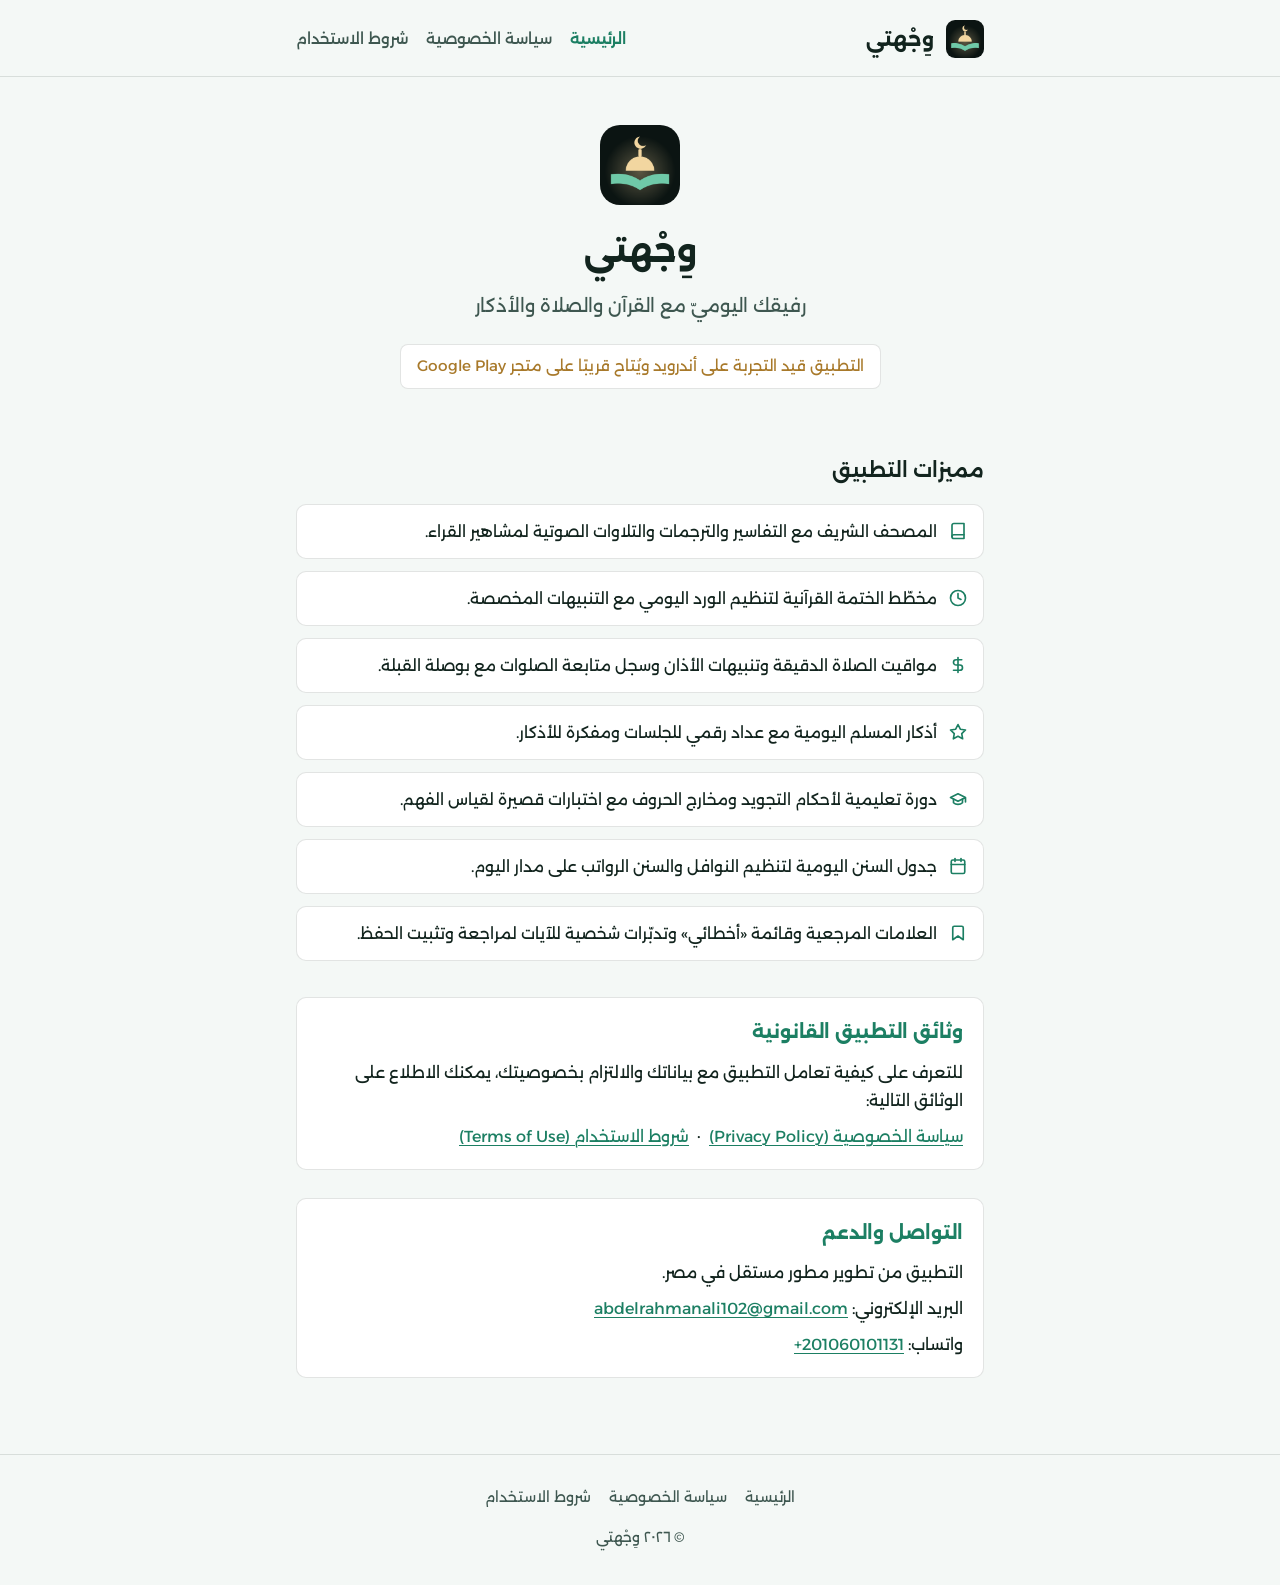
<file: index.html>
<!doctype html>
<html lang="ar" dir="rtl">
<head>
  <meta charset="utf-8">
  <meta name="viewport" content="width=device-width, initial-scale=1.0">
  <title>وِجْهتي — رفيقك اليوميّ مع القرآن والصلاة والأذكار</title>
  <link rel="icon" href="icon.png" type="image/png">
  <link rel="stylesheet" href="style.css">
</head>
<body>
  <header class="site-header">
    <div class="container header-content">
      <a href="index.html" class="brand">
        <img src="icon.png" alt="أيقونة وِجْهتي" class="brand-icon">
        <span>وِجْهتي</span>
      </a>
      <nav aria-label="التنقل الرئيسي">
        <ul class="nav-links">
          <li><a href="index.html" class="nav-link active">الرئيسية</a></li>
          <li><a href="privacy.html" class="nav-link">سياسة الخصوصية</a></li>
          <li><a href="terms.html" class="nav-link">شروط الاستخدام</a></li>
        </ul>
      </nav>
    </div>
  </header>

  <main class="main-content">
    <div class="container">
      <section class="hero">
        <img src="icon.png" alt="شعار تطبيق وِجْهتي" class="hero-icon">
        <h1 class="hero-title">وِجْهتي</h1>
        <p class="hero-tagline">رفيقك اليوميّ مع القرآن والصلاة والأذكار</p>
        <div class="status-badge">
          التطبيق قيد التجربة على أندرويد ويُتاح قريبًا على متجر Google Play
        </div>
      </section>

      <section aria-labelledby="features-heading">
        <h2 id="features-heading" class="features-title">مميزات التطبيق</h2>
        <ul class="features-list">
          <li class="feature-item">
            <span class="feature-bullet" aria-hidden="true">
              <svg width="18" height="18" viewBox="0 0 24 24" fill="none" stroke="currentColor" stroke-width="2.2" stroke-linecap="round" stroke-linejoin="round">
                <path d="M4 19.5A2.5 2.5 0 0 1 6.5 17H20"></path>
                <path d="M6.5 2H20v20H6.5A2.5 2.5 0 0 1 4 19.5v-15A2.5 2.5 0 0 1 6.5 2z"></path>
              </svg>
            </span>
            <span class="feature-text">المصحف الشريف مع التفاسير والترجمات والتلاوات الصوتية لمشاهير القراء.</span>
          </li>
          <li class="feature-item">
            <span class="feature-bullet" aria-hidden="true">
              <svg width="18" height="18" viewBox="0 0 24 24" fill="none" stroke="currentColor" stroke-width="2.2" stroke-linecap="round" stroke-linejoin="round">
                <circle cx="12" cy="12" r="10"></circle>
                <polyline points="12 6 12 12 16 14"></polyline>
              </svg>
            </span>
            <span class="feature-text">مخطّط الختمة القرآنية لتنظيم الورد اليومي مع التنبيهات المخصصة.</span>
          </li>
          <li class="feature-item">
            <span class="feature-bullet" aria-hidden="true">
              <svg width="18" height="18" viewBox="0 0 24 24" fill="none" stroke="currentColor" stroke-width="2.2" stroke-linecap="round" stroke-linejoin="round">
                <path d="M12 2v20M17 5H9.5a3.5 3.5 0 0 0 0 7h5a3.5 3.5 0 0 1 0 7H6"></path>
              </svg>
            </span>
            <span class="feature-text">مواقيت الصلاة الدقيقة وتنبيهات الأذان وسجل متابعة الصلوات مع بوصلة القبلة.</span>
          </li>
          <li class="feature-item">
            <span class="feature-bullet" aria-hidden="true">
              <svg width="18" height="18" viewBox="0 0 24 24" fill="none" stroke="currentColor" stroke-width="2.2" stroke-linecap="round" stroke-linejoin="round">
                <path d="M12 2l3.09 6.26L22 9.27l-5 4.87 1.18 6.88L12 17.77l-6.18 3.25L7 14.14 2 9.27l6.91-1.01L12 2z"></path>
              </svg>
            </span>
            <span class="feature-text">أذكار المسلم اليومية مع عداد رقمي للجلسات ومفكرة للأذكار.</span>
          </li>
          <li class="feature-item">
            <span class="feature-bullet" aria-hidden="true">
              <svg width="18" height="18" viewBox="0 0 24 24" fill="none" stroke="currentColor" stroke-width="2.2" stroke-linecap="round" stroke-linejoin="round">
                <path d="M22 10v6M2 10l10-5 10 5-10 5z"></path>
                <path d="M6 12v5c3 3 9 3 12 0v-5"></path>
              </svg>
            </span>
            <span class="feature-text">دورة تعليمية لأحكام التجويد ومخارج الحروف مع اختبارات قصيرة لقياس الفهم.</span>
          </li>
          <li class="feature-item">
            <span class="feature-bullet" aria-hidden="true">
              <svg width="18" height="18" viewBox="0 0 24 24" fill="none" stroke="currentColor" stroke-width="2.2" stroke-linecap="round" stroke-linejoin="round">
                <rect x="3" y="4" width="18" height="18" rx="2" ry="2"></rect>
                <line x1="16" y1="2" x2="16" y2="6"></line>
                <line x1="8" y1="2" x2="8" y2="6"></line>
                <line x1="3" y1="10" x2="21" y2="10"></line>
              </svg>
            </span>
            <span class="feature-text">جدول السنن اليومية لتنظيم النوافل والسنن الرواتب على مدار اليوم.</span>
          </li>
          <li class="feature-item">
            <span class="feature-bullet" aria-hidden="true">
              <svg width="18" height="18" viewBox="0 0 24 24" fill="none" stroke="currentColor" stroke-width="2.2" stroke-linecap="round" stroke-linejoin="round">
                <path d="M19 21l-7-5-7 5V5a2 2 0 0 1 2-2h10a2 2 0 0 1 2 2z"></path>
              </svg>
            </span>
            <span class="feature-text">العلامات المرجعية وقائمة «أخطائي» وتدبّرات شخصية للآيات لمراجعة وتثبيت الحفظ.</span>
          </li>
        </ul>
      </section>

      <div class="card-box">
        <h3>وثائق التطبيق القانونية</h3>
        <p>للتعرف على كيفية تعامل التطبيق مع بياناتك والالتزام بخصوصيتك، يمكنك الاطلاع على الوثائق التالية:</p>
        <p>
          <a href="privacy.html">سياسة الخصوصية (Privacy Policy)</a> &nbsp;·&nbsp; 
          <a href="terms.html">شروط الاستخدام (Terms of Use)</a>
        </p>
      </div>

      <div class="card-box">
        <h3>التواصل والدعم</h3>
        <p>التطبيق من تطوير مطور مستقل في مصر.</p>
        <p>البريد الإلكتروني: <a href="mailto:abdelrahmanali102@gmail.com">abdelrahmanali102@gmail.com</a></p>
        <p>واتساب: <a href="https://wa.me/201060101131" dir="ltr">+201060101131</a></p>
      </div>
    </div>
  </main>

  <footer class="site-footer">
    <div class="container footer-content">
      <ul class="footer-links">
        <li><a href="index.html" class="footer-link">الرئيسية</a></li>
        <li><a href="privacy.html" class="footer-link">سياسة الخصوصية</a></li>
        <li><a href="terms.html" class="footer-link">شروط الاستخدام</a></li>
      </ul>
      <p class="copyright">© ٢٠٢٦ وِجْهتي</p>
    </div>
  </footer>
</body>
</html>
</file>
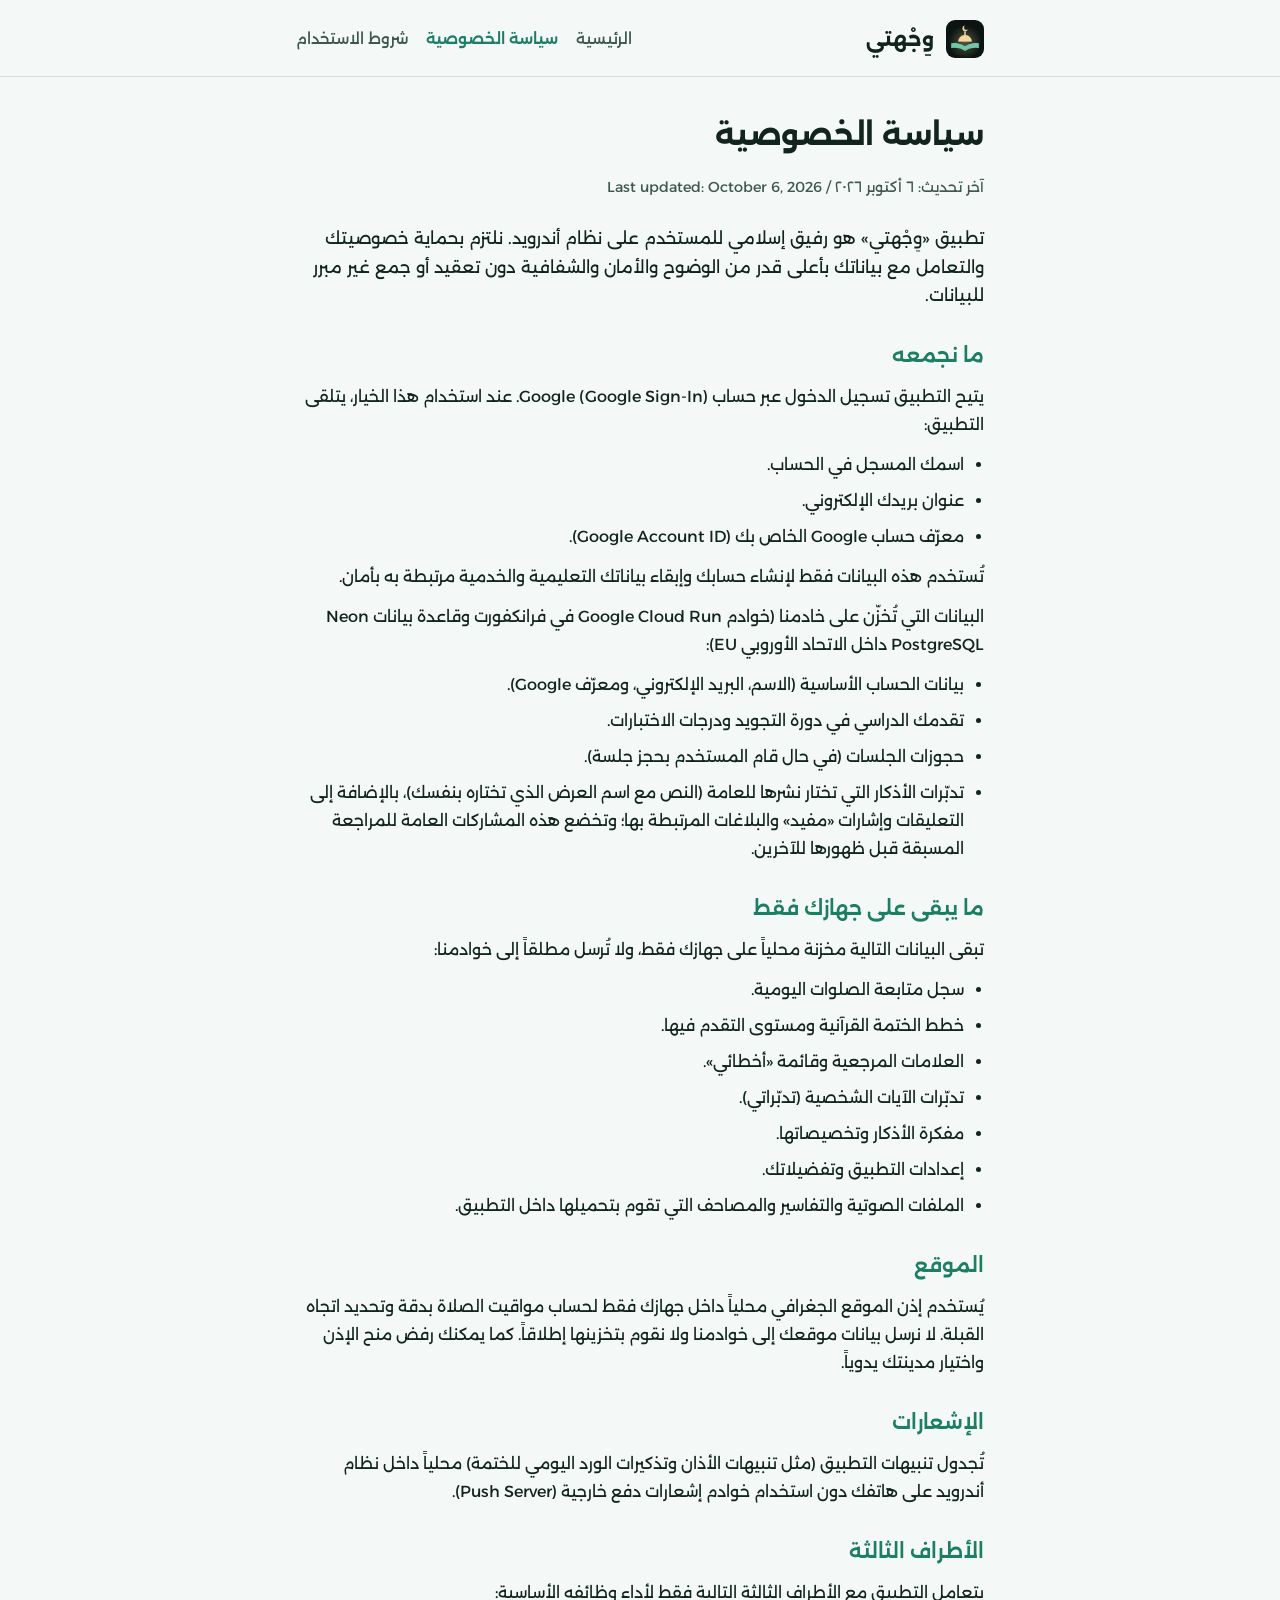
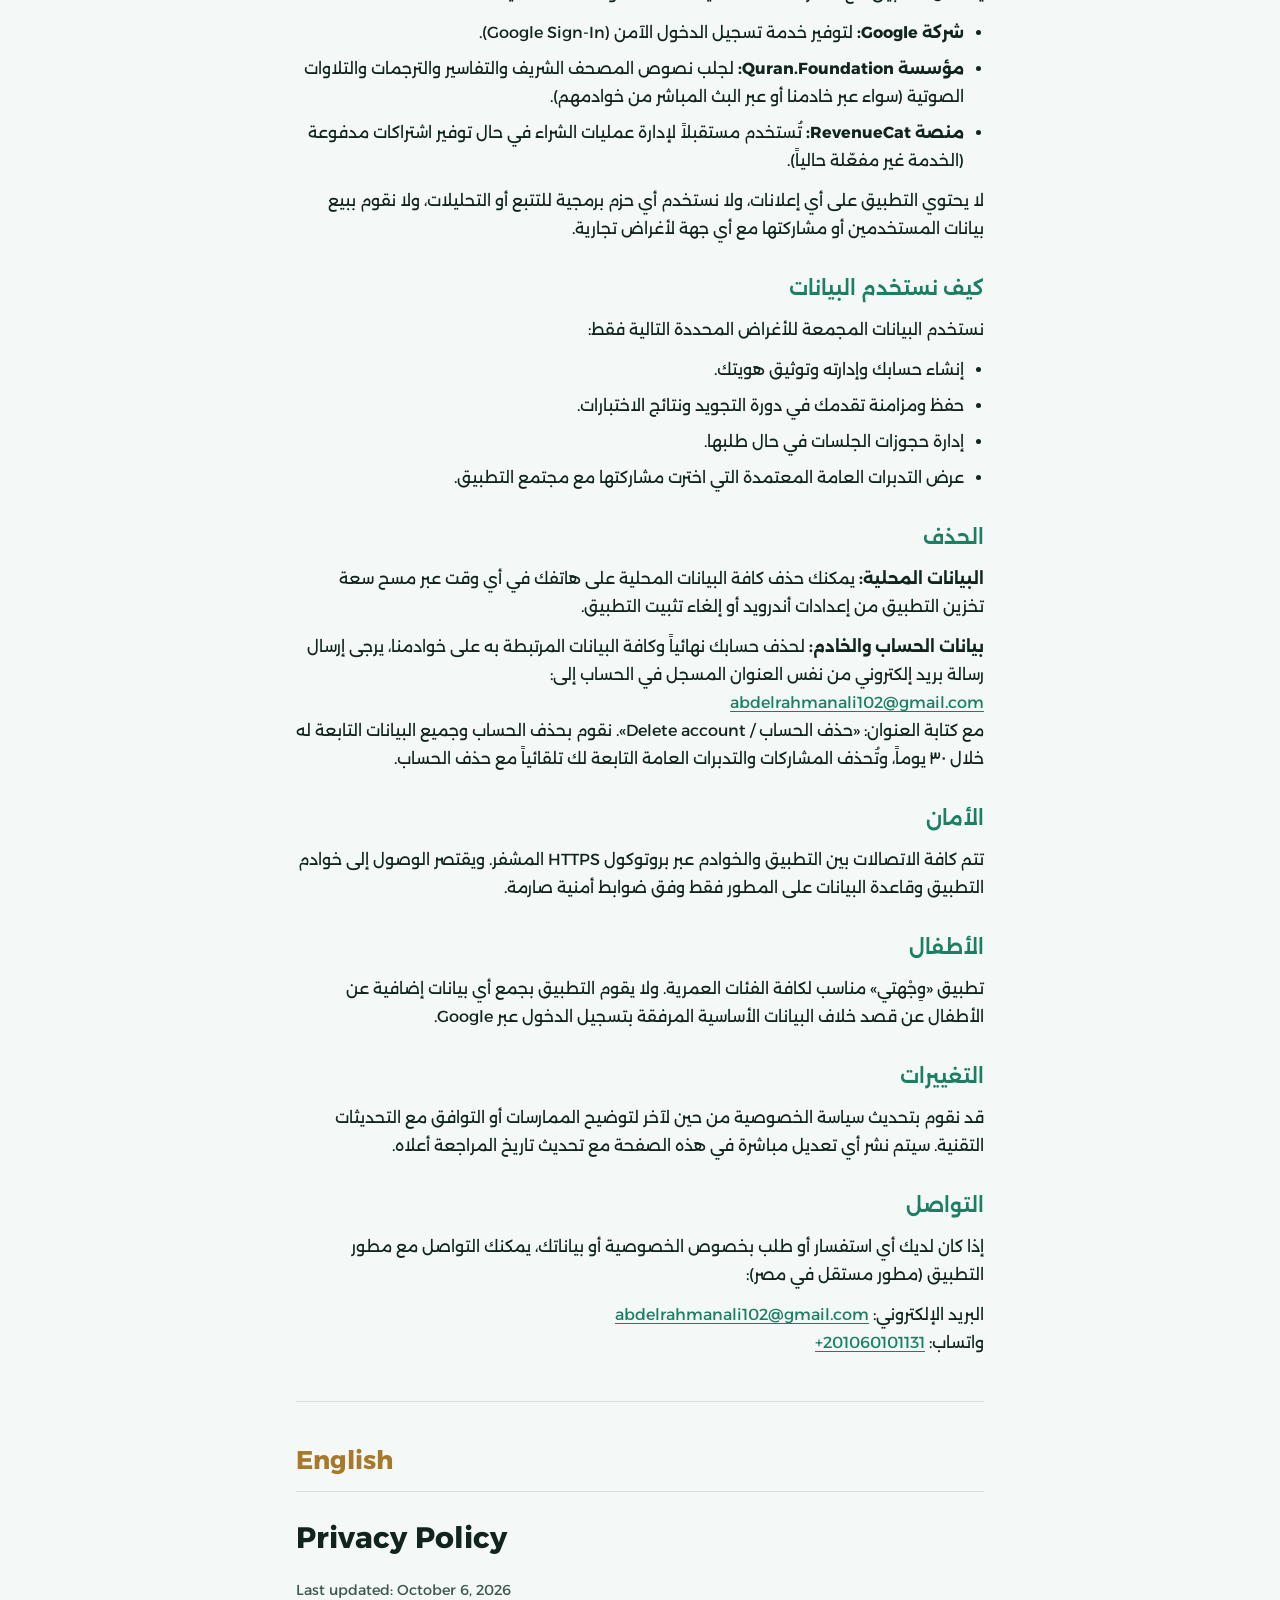
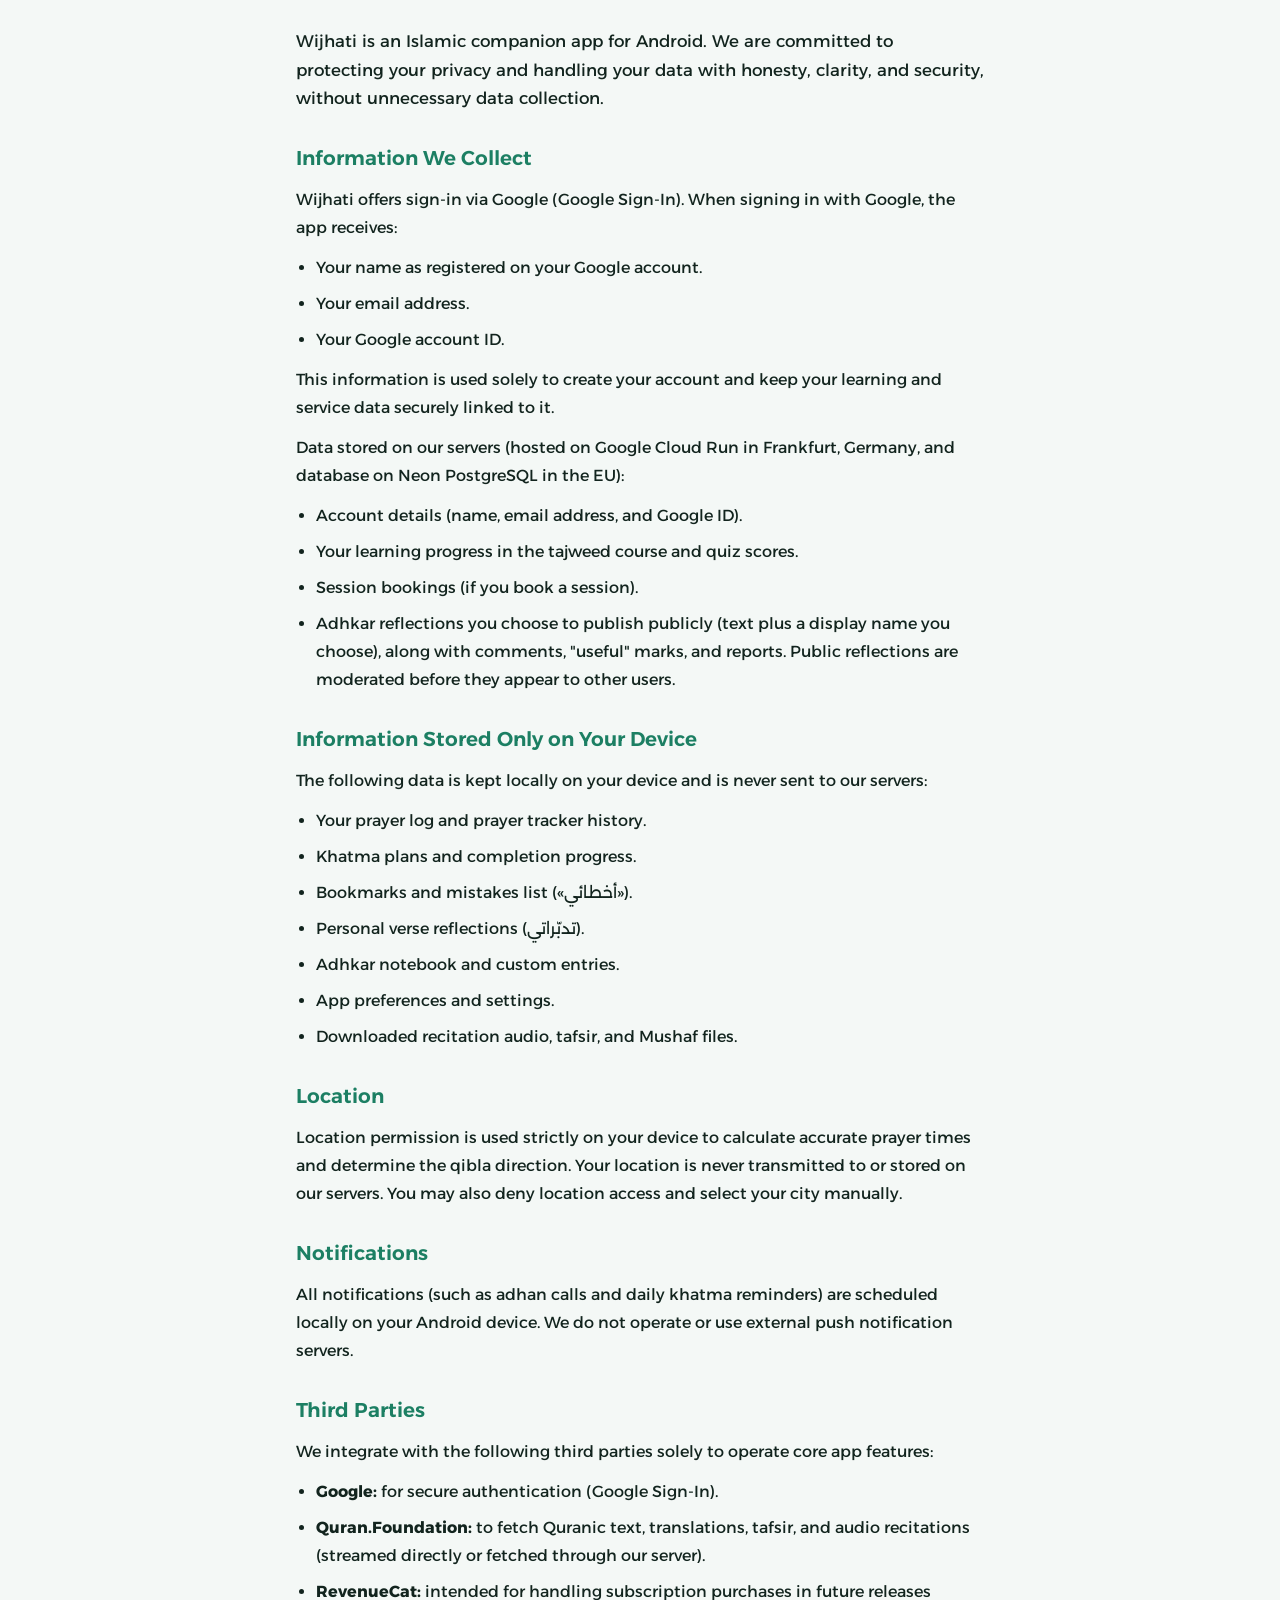
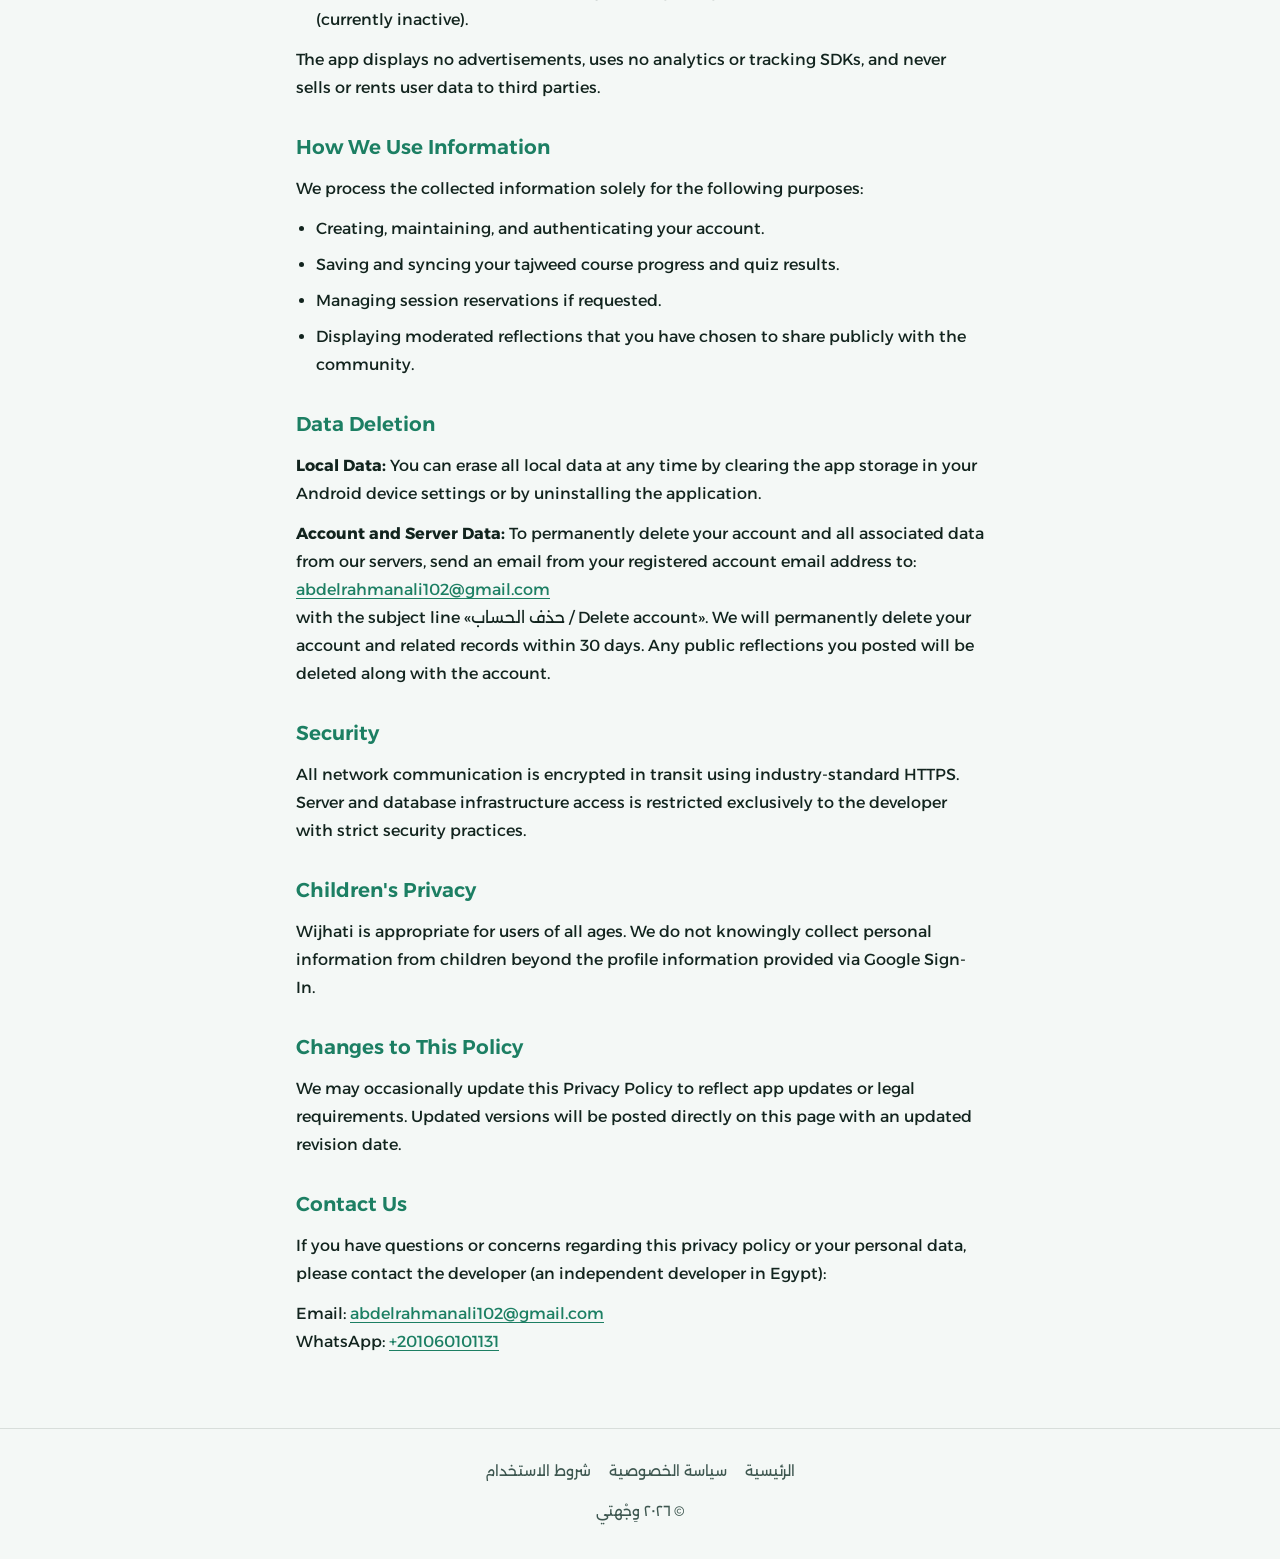
<file: privacy.html>
<!doctype html>
<html lang="ar" dir="rtl">
<head>
  <meta charset="utf-8">
  <meta name="viewport" content="width=device-width, initial-scale=1.0">
  <title>سياسة الخصوصية — وِجْهتي</title>
  <link rel="icon" href="icon.png" type="image/png">
  <link rel="stylesheet" href="style.css">
</head>
<body>
  <header class="site-header">
    <div class="container header-content">
      <a href="index.html" class="brand">
        <img src="icon.png" alt="أيقونة وِجْهتي" class="brand-icon">
        <span>وِجْهتي</span>
      </a>
      <nav aria-label="التنقل الرئيسي">
        <ul class="nav-links">
          <li><a href="index.html" class="nav-link">الرئيسية</a></li>
          <li><a href="privacy.html" class="nav-link active">سياسة الخصوصية</a></li>
          <li><a href="terms.html" class="nav-link">شروط الاستخدام</a></li>
        </ul>
      </nav>
    </div>
  </header>

  <main class="main-content">
    <div class="container">
      <!-- النسخة العربية -->
      <article>
        <h1 class="page-title">سياسة الخصوصية</h1>
        <p class="meta-date">آخر تحديث: ٦ أكتوبر ٢٠٢٦ / Last updated: October 6, 2026</p>

        <p class="lead-text">
          تطبيق «وِجْهتي» هو رفيق إسلامي للمستخدم على نظام أندرويد. نلتزم بحماية خصوصيتك والتعامل مع بياناتك بأعلى قدر من الوضوح والأمان والشفافية دون تعقيد أو جمع غير مبرر للبيانات.
        </p>

        <section class="doc-section">
          <h2>ما نجمعه</h2>
          <p>
            يتيح التطبيق تسجيل الدخول عبر حساب Google (Google Sign-In). عند استخدام هذا الخيار، يتلقى التطبيق:
          </p>
          <ul>
            <li>اسمك المسجل في الحساب.</li>
            <li>عنوان بريدك الإلكتروني.</li>
            <li>معرّف حساب Google الخاص بك (Google Account ID).</li>
          </ul>
          <p>
            تُستخدم هذه البيانات فقط لإنشاء حسابك وإبقاء بياناتك التعليمية والخدمية مرتبطة به بأمان.
          </p>
          <p>
            البيانات التي تُخزّن على خادمنا (خوادم Google Cloud Run في فرانكفورت وقاعدة بيانات Neon PostgreSQL داخل الاتحاد الأوروبي EU):
          </p>
          <ul>
            <li>بيانات الحساب الأساسية (الاسم، البريد الإلكتروني، ومعرّف Google).</li>
            <li>تقدمك الدراسي في دورة التجويد ودرجات الاختبارات.</li>
            <li>حجوزات الجلسات (في حال قام المستخدم بحجز جلسة).</li>
            <li>تدبّرات الأذكار التي تختار نشرها للعامة (النص مع اسم العرض الذي تختاره بنفسك)، بالإضافة إلى التعليقات وإشارات «مفيد» والبلاغات المرتبطة بها؛ وتخضع هذه المشاركات العامة للمراجعة المسبقة قبل ظهورها للآخرين.</li>
          </ul>
        </section>

        <section class="doc-section">
          <h2>ما يبقى على جهازك فقط</h2>
          <p>
            تبقى البيانات التالية مخزنة محلياً على جهازك فقط، ولا تُرسل مطلقاً إلى خوادمنا:
          </p>
          <ul>
            <li>سجل متابعة الصلوات اليومية.</li>
            <li>خطط الختمة القرآنية ومستوى التقدم فيها.</li>
            <li>العلامات المرجعية وقائمة «أخطائي».</li>
            <li>تدبّرات الآيات الشخصية (تدبّراتي).</li>
            <li>مفكرة الأذكار وتخصيصاتها.</li>
            <li>إعدادات التطبيق وتفضيلاتك.</li>
            <li>الملفات الصوتية والتفاسير والمصاحف التي تقوم بتحميلها داخل التطبيق.</li>
          </ul>
        </section>

        <section class="doc-section">
          <h2>الموقع</h2>
          <p>
            يُستخدم إذن الموقع الجغرافي محلياً داخل جهازك فقط لحساب مواقيت الصلاة بدقة وتحديد اتجاه القبلة. لا نرسل بيانات موقعك إلى خوادمنا ولا نقوم بتخزينها إطلاقاً. كما يمكنك رفض منح الإذن واختيار مدينتك يدوياً.
          </p>
        </section>

        <section class="doc-section">
          <h2>الإشعارات</h2>
          <p>
            تُجدول تنبيهات التطبيق (مثل تنبيهات الأذان وتذكيرات الورد اليومي للختمة) محلياً داخل نظام أندرويد على هاتفك دون استخدام خوادم إشعارات دفع خارجية (Push Server).
          </p>
        </section>

        <section class="doc-section">
          <h2>الأطراف الثالثة</h2>
          <p>
            يتعامل التطبيق مع الأطراف الثالثة التالية فقط لأداء وظائفه الأساسية:
          </p>
          <ul>
            <li><strong>شركة Google:</strong> لتوفير خدمة تسجيل الدخول الآمن (Google Sign-In).</li>
            <li><strong>مؤسسة Quran.Foundation:</strong> لجلب نصوص المصحف الشريف والتفاسير والترجمات والتلاوات الصوتية (سواء عبر خادمنا أو عبر البث المباشر من خوادمهم).</li>
            <li><strong>منصة RevenueCat:</strong> تُستخدم مستقبلاً لإدارة عمليات الشراء في حال توفير اشتراكات مدفوعة (الخدمة غير مفعّلة حالياً).</li>
          </ul>
          <p>
            لا يحتوي التطبيق على أي إعلانات، ولا نستخدم أي حزم برمجية للتتبع أو التحليلات، ولا نقوم ببيع بيانات المستخدمين أو مشاركتها مع أي جهة لأغراض تجارية.
          </p>
        </section>

        <section class="doc-section">
          <h2>كيف نستخدم البيانات</h2>
          <p>
            نستخدم البيانات المجمعة للأغراض المحددة التالية فقط:
          </p>
          <ul>
            <li>إنشاء حسابك وإدارته وتوثيق هويتك.</li>
            <li>حفظ ومزامنة تقدمك في دورة التجويد ونتائج الاختبارات.</li>
            <li>إدارة حجوزات الجلسات في حال طلبها.</li>
            <li>عرض التدبرات العامة المعتمدة التي اخترت مشاركتها مع مجتمع التطبيق.</li>
          </ul>
        </section>

        <section class="doc-section">
          <h2>الحذف</h2>
          <p>
            <strong>البيانات المحلية:</strong> يمكنك حذف كافة البيانات المحلية على هاتفك في أي وقت عبر مسح سعة تخزين التطبيق من إعدادات أندرويد أو إلغاء تثبيت التطبيق.
          </p>
          <p>
            <strong>بيانات الحساب والخادم:</strong> لحذف حسابك نهائياً وكافة البيانات المرتبطة به على خوادمنا، يرجى إرسال رسالة بريد إلكتروني من نفس العنوان المسجل في الحساب إلى:
            <br>
            <a href="mailto:abdelrahmanali102@gmail.com">abdelrahmanali102@gmail.com</a>
            <br>
            مع كتابة العنوان: «حذف الحساب / Delete account». نقوم بحذف الحساب وجميع البيانات التابعة له خلال ٣٠ يوماً، وتُحذف المشاركات والتدبرات العامة التابعة لك تلقائياً مع حذف الحساب.
          </p>
        </section>

        <section class="doc-section">
          <h2>الأمان</h2>
          <p>
            تتم كافة الاتصالات بين التطبيق والخوادم عبر بروتوكول HTTPS المشفر. ويقتصر الوصول إلى خوادم التطبيق وقاعدة البيانات على المطور فقط وفق ضوابط أمنية صارمة.
          </p>
        </section>

        <section class="doc-section">
          <h2>الأطفال</h2>
          <p>
            تطبيق «وِجْهتي» مناسب لكافة الفئات العمرية. ولا يقوم التطبيق بجمع أي بيانات إضافية عن الأطفال عن قصد خلاف البيانات الأساسية المرفقة بتسجيل الدخول عبر Google.
          </p>
        </section>

        <section class="doc-section">
          <h2>التغييرات</h2>
          <p>
            قد نقوم بتحديث سياسة الخصوصية من حين لآخر لتوضيح الممارسات أو التوافق مع التحديثات التقنية. سيتم نشر أي تعديل مباشرة في هذه الصفحة مع تحديث تاريخ المراجعة أعلاه.
          </p>
        </section>

        <section class="doc-section">
          <h2>التواصل</h2>
          <p>
            إذا كان لديك أي استفسار أو طلب بخصوص الخصوصية أو بياناتك، يمكنك التواصل مع مطور التطبيق (مطور مستقل في مصر):
          </p>
          <p>
            البريد الإلكتروني: <a href="mailto:abdelrahmanali102@gmail.com">abdelrahmanali102@gmail.com</a>
            <br>
            واتساب: <a href="https://wa.me/201060101131" dir="ltr">+201060101131</a>
          </p>
        </section>
      </article>

      <hr class="divider">

      <!-- English Version -->
      <article class="english-section" dir="ltr" lang="en">
        <h2 class="lang-heading">English</h2>
        <h1 class="page-title">Privacy Policy</h1>
        <p class="meta-date">Last updated: October 6, 2026</p>

        <p class="lead-text">
          Wijhati is an Islamic companion app for Android. We are committed to protecting your privacy and handling your data with honesty, clarity, and security, without unnecessary data collection.
        </p>

        <section class="doc-section">
          <h2>Information We Collect</h2>
          <p>
            Wijhati offers sign-in via Google (Google Sign-In). When signing in with Google, the app receives:
          </p>
          <ul>
            <li>Your name as registered on your Google account.</li>
            <li>Your email address.</li>
            <li>Your Google account ID.</li>
          </ul>
          <p>
            This information is used solely to create your account and keep your learning and service data securely linked to it.
          </p>
          <p>
            Data stored on our servers (hosted on Google Cloud Run in Frankfurt, Germany, and database on Neon PostgreSQL in the EU):
          </p>
          <ul>
            <li>Account details (name, email address, and Google ID).</li>
            <li>Your learning progress in the tajweed course and quiz scores.</li>
            <li>Session bookings (if you book a session).</li>
            <li>Adhkar reflections you choose to publish publicly (text plus a display name you choose), along with comments, "useful" marks, and reports. Public reflections are moderated before they appear to other users.</li>
          </ul>
        </section>

        <section class="doc-section">
          <h2>Information Stored Only on Your Device</h2>
          <p>
            The following data is kept locally on your device and is never sent to our servers:
          </p>
          <ul>
            <li>Your prayer log and prayer tracker history.</li>
            <li>Khatma plans and completion progress.</li>
            <li>Bookmarks and mistakes list («أخطائي»).</li>
            <li>Personal verse reflections (تدبّراتي).</li>
            <li>Adhkar notebook and custom entries.</li>
            <li>App preferences and settings.</li>
            <li>Downloaded recitation audio, tafsir, and Mushaf files.</li>
          </ul>
        </section>

        <section class="doc-section">
          <h2>Location</h2>
          <p>
            Location permission is used strictly on your device to calculate accurate prayer times and determine the qibla direction. Your location is never transmitted to or stored on our servers. You may also deny location access and select your city manually.
          </p>
        </section>

        <section class="doc-section">
          <h2>Notifications</h2>
          <p>
            All notifications (such as adhan calls and daily khatma reminders) are scheduled locally on your Android device. We do not operate or use external push notification servers.
          </p>
        </section>

        <section class="doc-section">
          <h2>Third Parties</h2>
          <p>
            We integrate with the following third parties solely to operate core app features:
          </p>
          <ul>
            <li><strong>Google:</strong> for secure authentication (Google Sign-In).</li>
            <li><strong>Quran.Foundation:</strong> to fetch Quranic text, translations, tafsir, and audio recitations (streamed directly or fetched through our server).</li>
            <li><strong>RevenueCat:</strong> intended for handling subscription purchases in future releases (currently inactive).</li>
          </ul>
          <p>
            The app displays no advertisements, uses no analytics or tracking SDKs, and never sells or rents user data to third parties.
          </p>
        </section>

        <section class="doc-section">
          <h2>How We Use Information</h2>
          <p>
            We process the collected information solely for the following purposes:
          </p>
          <ul>
            <li>Creating, maintaining, and authenticating your account.</li>
            <li>Saving and syncing your tajweed course progress and quiz results.</li>
            <li>Managing session reservations if requested.</li>
            <li>Displaying moderated reflections that you have chosen to share publicly with the community.</li>
          </ul>
        </section>

        <section class="doc-section">
          <h2>Data Deletion</h2>
          <p>
            <strong>Local Data:</strong> You can erase all local data at any time by clearing the app storage in your Android device settings or by uninstalling the application.
          </p>
          <p>
            <strong>Account and Server Data:</strong> To permanently delete your account and all associated data from our servers, send an email from your registered account email address to:
            <br>
            <a href="mailto:abdelrahmanali102@gmail.com">abdelrahmanali102@gmail.com</a>
            <br>
            with the subject line «حذف الحساب / Delete account». We will permanently delete your account and related records within 30 days. Any public reflections you posted will be deleted along with the account.
          </p>
        </section>

        <section class="doc-section">
          <h2>Security</h2>
          <p>
            All network communication is encrypted in transit using industry-standard HTTPS. Server and database infrastructure access is restricted exclusively to the developer with strict security practices.
          </p>
        </section>

        <section class="doc-section">
          <h2>Children's Privacy</h2>
          <p>
            Wijhati is appropriate for users of all ages. We do not knowingly collect personal information from children beyond the profile information provided via Google Sign-In.
          </p>
        </section>

        <section class="doc-section">
          <h2>Changes to This Policy</h2>
          <p>
            We may occasionally update this Privacy Policy to reflect app updates or legal requirements. Updated versions will be posted directly on this page with an updated revision date.
          </p>
        </section>

        <section class="doc-section">
          <h2>Contact Us</h2>
          <p>
            If you have questions or concerns regarding this privacy policy or your personal data, please contact the developer (an independent developer in Egypt):
          </p>
          <p>
            Email: <a href="mailto:abdelrahmanali102@gmail.com">abdelrahmanali102@gmail.com</a>
            <br>
            WhatsApp: <a href="https://wa.me/201060101131">+201060101131</a>
          </p>
        </section>
      </article>
    </div>
  </main>

  <footer class="site-footer">
    <div class="container footer-content">
      <ul class="footer-links">
        <li><a href="index.html" class="footer-link">الرئيسية</a></li>
        <li><a href="privacy.html" class="footer-link">سياسة الخصوصية</a></li>
        <li><a href="terms.html" class="footer-link">شروط الاستخدام</a></li>
      </ul>
      <p class="copyright">© ٢٠٢٦ وِجْهتي</p>
    </div>
  </footer>
</body>
</html>
</file>
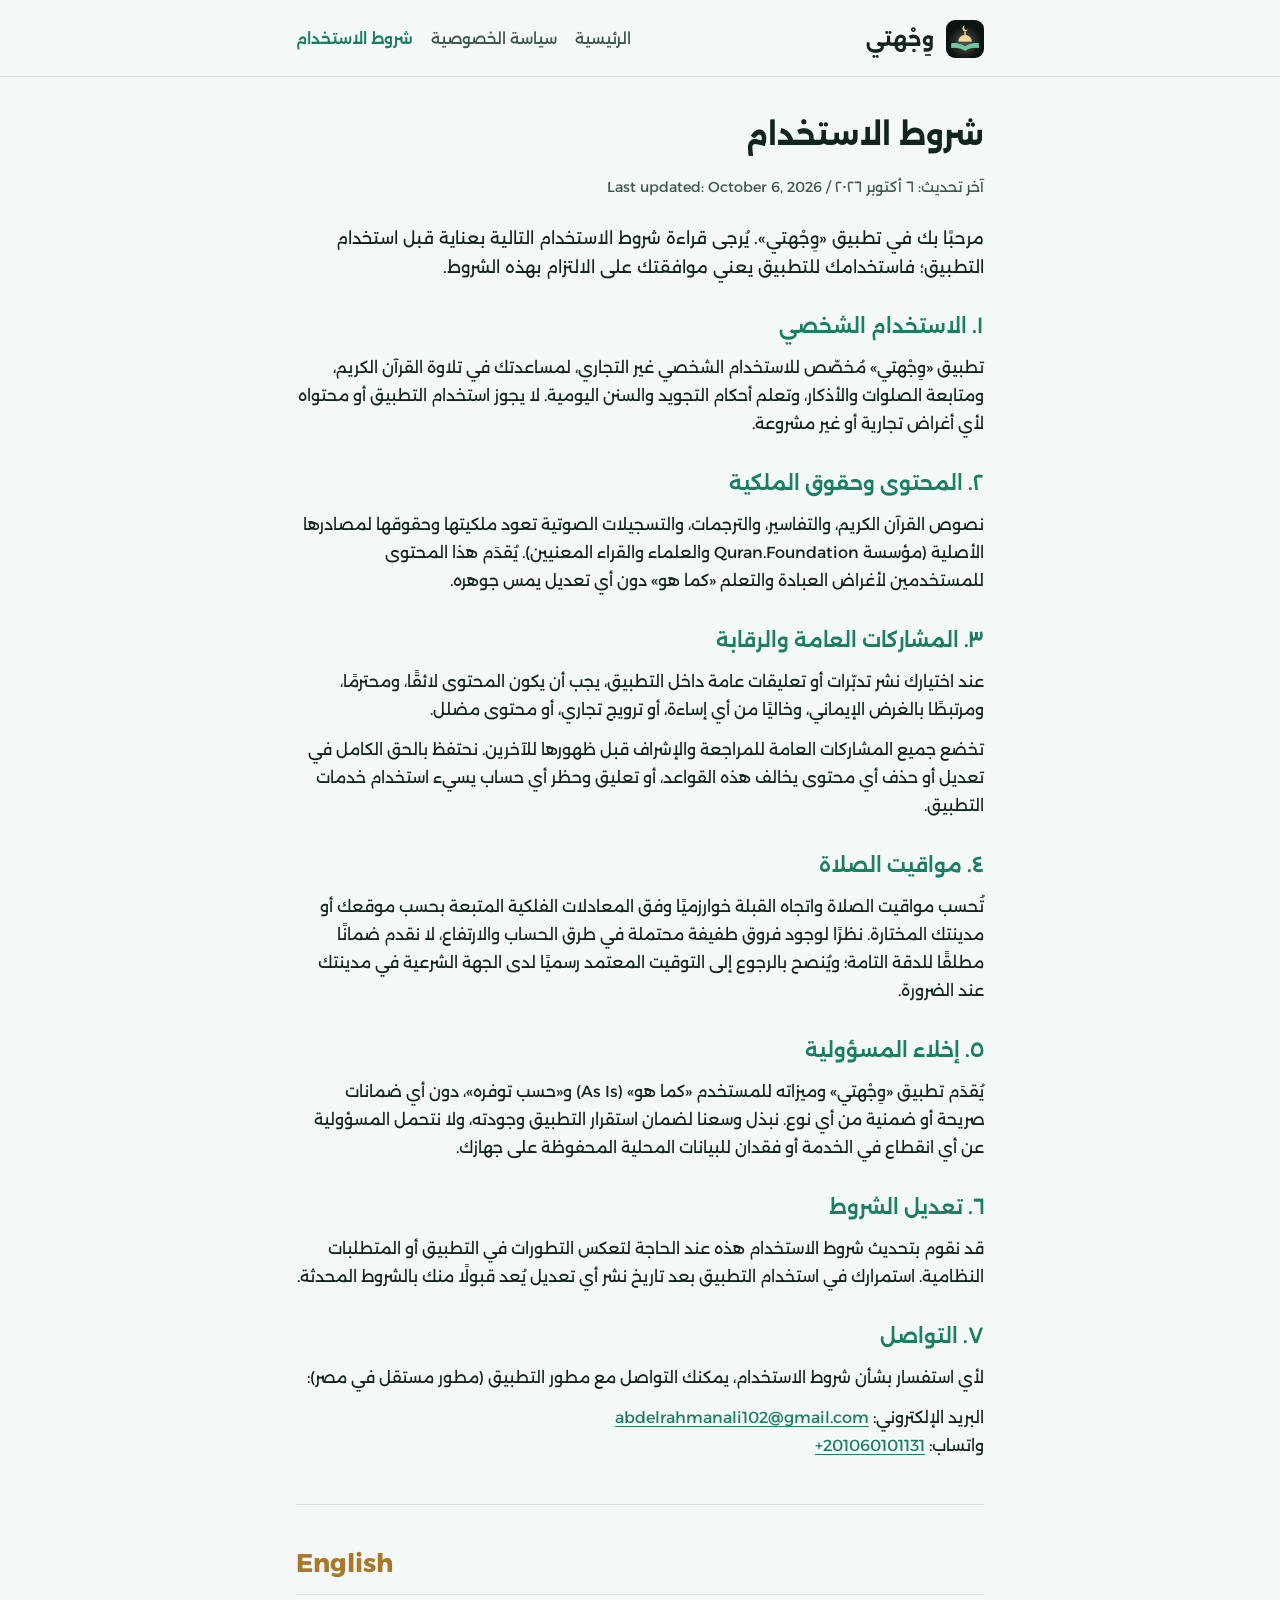
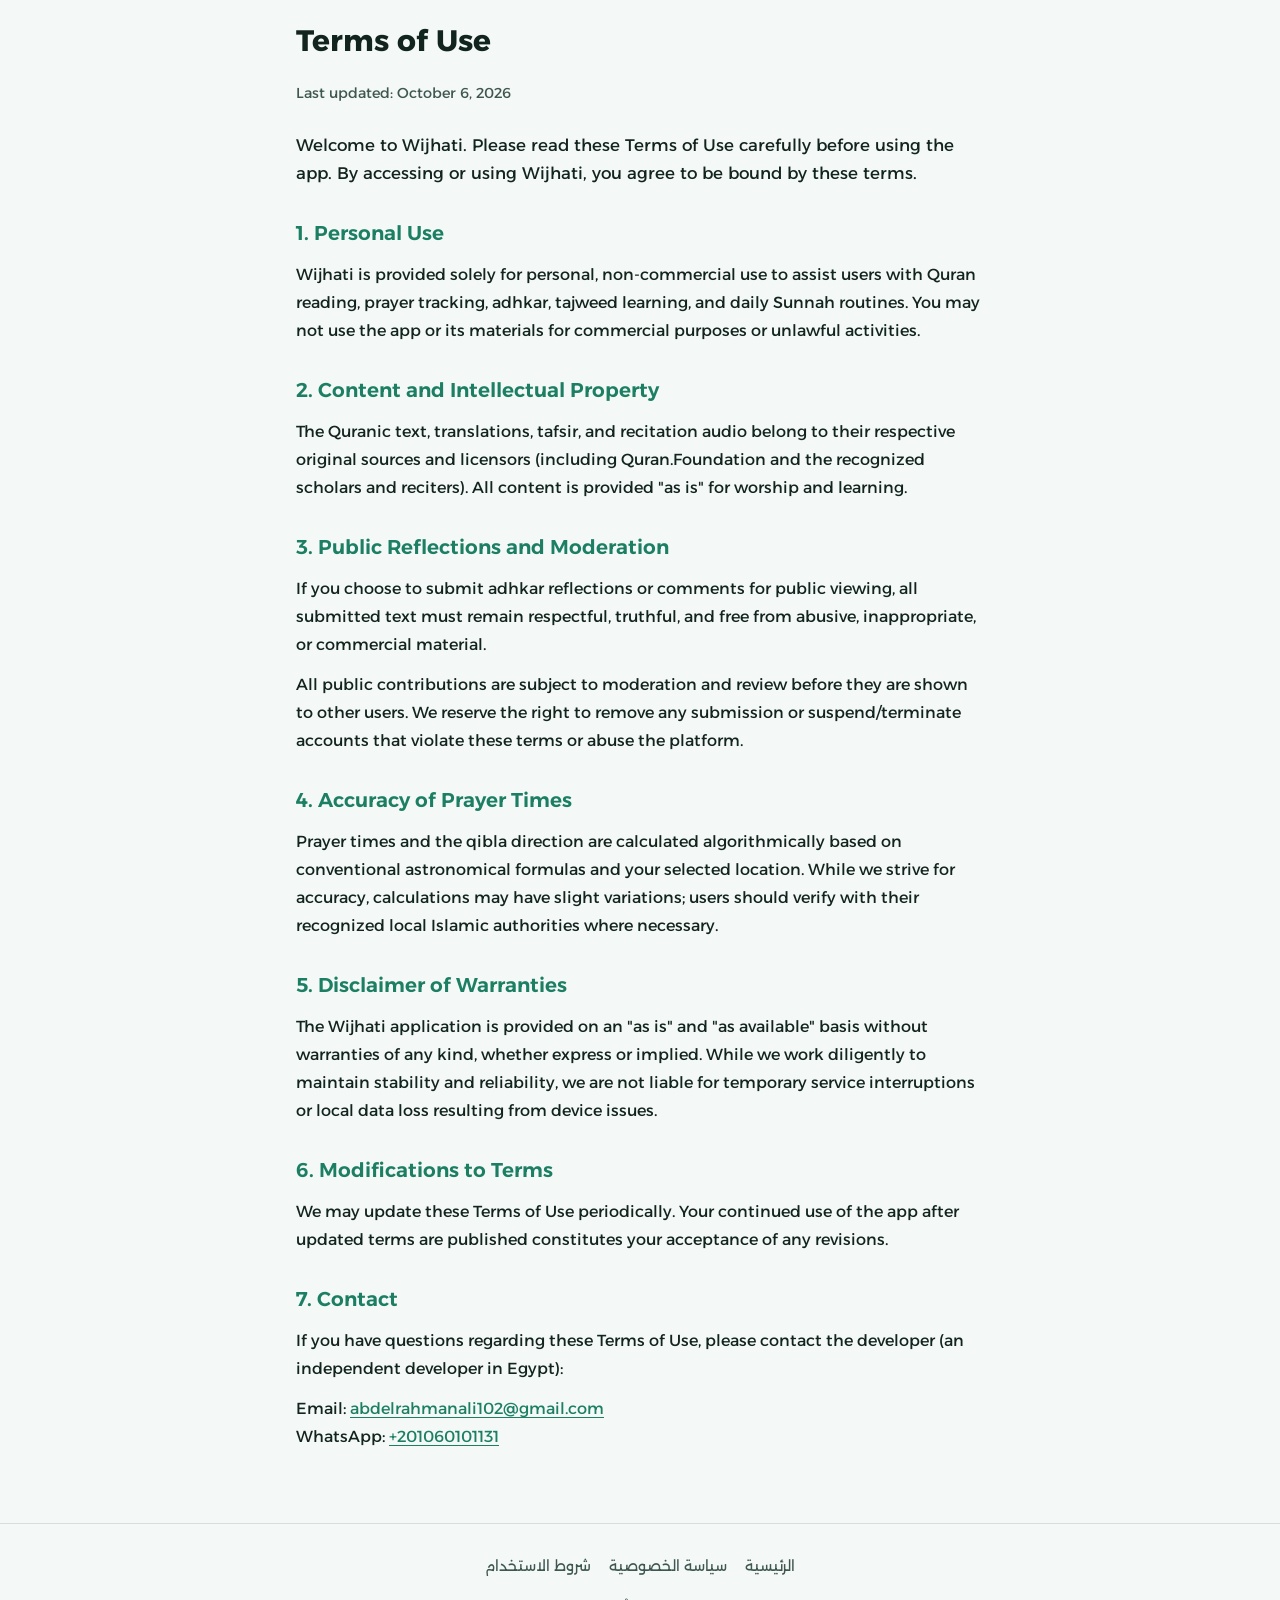
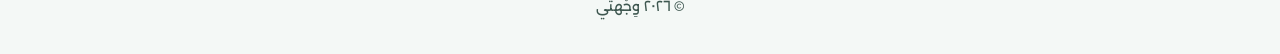
<file: terms.html>
<!doctype html>
<html lang="ar" dir="rtl">
<head>
  <meta charset="utf-8">
  <meta name="viewport" content="width=device-width, initial-scale=1.0">
  <title>شروط الاستخدام — وِجْهتي</title>
  <link rel="icon" href="icon.png" type="image/png">
  <link rel="stylesheet" href="style.css">
</head>
<body>
  <header class="site-header">
    <div class="container header-content">
      <a href="index.html" class="brand">
        <img src="icon.png" alt="أيقونة وِجْهتي" class="brand-icon">
        <span>وِجْهتي</span>
      </a>
      <nav aria-label="التنقل الرئيسي">
        <ul class="nav-links">
          <li><a href="index.html" class="nav-link">الرئيسية</a></li>
          <li><a href="privacy.html" class="nav-link">سياسة الخصوصية</a></li>
          <li><a href="terms.html" class="nav-link active">شروط الاستخدام</a></li>
        </ul>
      </nav>
    </div>
  </header>

  <main class="main-content">
    <div class="container">
      <!-- النسخة العربية -->
      <article>
        <h1 class="page-title">شروط الاستخدام</h1>
        <p class="meta-date">آخر تحديث: ٦ أكتوبر ٢٠٢٦ / Last updated: October 6, 2026</p>

        <p class="lead-text">
          مرحبًا بك في تطبيق «وِجْهتي». يُرجى قراءة شروط الاستخدام التالية بعناية قبل استخدام التطبيق؛ فاستخدامك للتطبيق يعني موافقتك على الالتزام بهذه الشروط.
        </p>

        <section class="doc-section">
          <h2>١. الاستخدام الشخصي</h2>
          <p>
            تطبيق «وِجْهتي» مُخصّص للاستخدام الشخصي غير التجاري، لمساعدتك في تلاوة القرآن الكريم، ومتابعة الصلوات والأذكار، وتعلم أحكام التجويد والسنن اليومية. لا يجوز استخدام التطبيق أو محتواه لأي أغراض تجارية أو غير مشروعة.
          </p>
        </section>

        <section class="doc-section">
          <h2>٢. المحتوى وحقوق الملكية</h2>
          <p>
            نصوص القرآن الكريم، والتفاسير، والترجمات، والتسجيلات الصوتية تعود ملكيتها وحقوقها لمصادرها الأصلية (مؤسسة Quran.Foundation والعلماء والقراء المعنيين). يُقدَم هذا المحتوى للمستخدمين لأغراض العبادة والتعلم «كما هو» دون أي تعديل يمس جوهره.
          </p>
        </section>

        <section class="doc-section">
          <h2>٣. المشاركات العامة والرقابة</h2>
          <p>
            عند اختيارك نشر تدبّرات أو تعليقات عامة داخل التطبيق، يجب أن يكون المحتوى لائقًا، ومحترمًا، ومرتبطًا بالغرض الإيماني، وخاليًا من أي إساءة، أو ترويج تجاري، أو محتوى مضلل.
          </p>
          <p>
            تخضع جميع المشاركات العامة للمراجعة والإشراف قبل ظهورها للآخرين. نحتفظ بالحق الكامل في تعديل أو حذف أي محتوى يخالف هذه القواعد، أو تعليق وحظر أي حساب يسيء استخدام خدمات التطبيق.
          </p>
        </section>

        <section class="doc-section">
          <h2>٤. مواقيت الصلاة</h2>
          <p>
            تُحسب مواقيت الصلاة واتجاه القبلة خوارزميًا وفق المعادلات الفلكية المتبعة بحسب موقعك أو مدينتك المختارة. نظرًا لوجود فروق طفيفة محتملة في طرق الحساب والارتفاع، لا نقدم ضمانًا مطلقًا للدقة التامة؛ ويُنصح بالرجوع إلى التوقيت المعتمد رسميًا لدى الجهة الشرعية في مدينتك عند الضرورة.
          </p>
        </section>

        <section class="doc-section">
          <h2>٥. إخلاء المسؤولية</h2>
          <p>
            يُقدَم تطبيق «وِجْهتي» وميزاته للمستخدم «كما هو» (As Is) و«حسب توفره»، دون أي ضمانات صريحة أو ضمنية من أي نوع. نبذل وسعنا لضمان استقرار التطبيق وجودته، ولا نتحمل المسؤولية عن أي انقطاع في الخدمة أو فقدان للبيانات المحلية المحفوظة على جهازك.
          </p>
        </section>

        <section class="doc-section">
          <h2>٦. تعديل الشروط</h2>
          <p>
            قد نقوم بتحديث شروط الاستخدام هذه عند الحاجة لتعكس التطورات في التطبيق أو المتطلبات النظامية. استمرارك في استخدام التطبيق بعد تاريخ نشر أي تعديل يُعد قبولًا منك بالشروط المحدثة.
          </p>
        </section>

        <section class="doc-section">
          <h2>٧. التواصل</h2>
          <p>
            لأي استفسار بشأن شروط الاستخدام، يمكنك التواصل مع مطور التطبيق (مطور مستقل في مصر):
          </p>
          <p>
            البريد الإلكتروني: <a href="mailto:abdelrahmanali102@gmail.com">abdelrahmanali102@gmail.com</a>
            <br>
            واتساب: <a href="https://wa.me/201060101131" dir="ltr">+201060101131</a>
          </p>
        </section>
      </article>

      <hr class="divider">

      <!-- English Version -->
      <article class="english-section" dir="ltr" lang="en">
        <h2 class="lang-heading">English</h2>
        <h1 class="page-title">Terms of Use</h1>
        <p class="meta-date">Last updated: October 6, 2026</p>

        <p class="lead-text">
          Welcome to Wijhati. Please read these Terms of Use carefully before using the app. By accessing or using Wijhati, you agree to be bound by these terms.
        </p>

        <section class="doc-section">
          <h2>1. Personal Use</h2>
          <p>
            Wijhati is provided solely for personal, non-commercial use to assist users with Quran reading, prayer tracking, adhkar, tajweed learning, and daily Sunnah routines. You may not use the app or its materials for commercial purposes or unlawful activities.
          </p>
        </section>

        <section class="doc-section">
          <h2>2. Content and Intellectual Property</h2>
          <p>
            The Quranic text, translations, tafsir, and recitation audio belong to their respective original sources and licensors (including Quran.Foundation and the recognized scholars and reciters). All content is provided "as is" for worship and learning.
          </p>
        </section>

        <section class="doc-section">
          <h2>3. Public Reflections and Moderation</h2>
          <p>
            If you choose to submit adhkar reflections or comments for public viewing, all submitted text must remain respectful, truthful, and free from abusive, inappropriate, or commercial material.
          </p>
          <p>
            All public contributions are subject to moderation and review before they are shown to other users. We reserve the right to remove any submission or suspend/terminate accounts that violate these terms or abuse the platform.
          </p>
        </section>

        <section class="doc-section">
          <h2>4. Accuracy of Prayer Times</h2>
          <p>
            Prayer times and the qibla direction are calculated algorithmically based on conventional astronomical formulas and your selected location. While we strive for accuracy, calculations may have slight variations; users should verify with their recognized local Islamic authorities where necessary.
          </p>
        </section>

        <section class="doc-section">
          <h2>5. Disclaimer of Warranties</h2>
          <p>
            The Wijhati application is provided on an "as is" and "as available" basis without warranties of any kind, whether express or implied. While we work diligently to maintain stability and reliability, we are not liable for temporary service interruptions or local data loss resulting from device issues.
          </p>
        </section>

        <section class="doc-section">
          <h2>6. Modifications to Terms</h2>
          <p>
            We may update these Terms of Use periodically. Your continued use of the app after updated terms are published constitutes your acceptance of any revisions.
          </p>
        </section>

        <section class="doc-section">
          <h2>7. Contact</h2>
          <p>
            If you have questions regarding these Terms of Use, please contact the developer (an independent developer in Egypt):
          </p>
          <p>
            Email: <a href="mailto:abdelrahmanali102@gmail.com">abdelrahmanali102@gmail.com</a>
            <br>
            WhatsApp: <a href="https://wa.me/201060101131">+201060101131</a>
          </p>
        </section>
      </article>
    </div>
  </main>

  <footer class="site-footer">
    <div class="container footer-content">
      <ul class="footer-links">
        <li><a href="index.html" class="footer-link">الرئيسية</a></li>
        <li><a href="privacy.html" class="footer-link">سياسة الخصوصية</a></li>
        <li><a href="terms.html" class="footer-link">شروط الاستخدام</a></li>
      </ul>
      <p class="copyright">© ٢٠٢٦ وِجْهتي</p>
    </div>
  </footer>
</body>
</html>
</file>
<file: style.css>
@import url('https://fonts.googleapis.com/css2?family=Alexandria:wght@300;400;500;600;700&display=swap');

:root {
  --bg: #0f1f1a;
  --surface: #15291f;
  --text: #e2ede8;
  --secondary: #a8bdb5;
  --accent: #6fc9a8;
  --sand: #d8b878;
  --border: rgba(226, 237, 232, 0.14);
  --font-stack: 'Alexandria', system-ui, -apple-system, BlinkMacSystemFont, 'Segoe UI', Roboto, Helvetica, Arial, sans-serif;
}

@media (prefers-color-scheme: light) {
  :root {
    --bg: #f4f8f6;
    --surface: #ffffff;
    --text: #12241e;
    --secondary: #3e5750;
    --accent: #1c7f63;
    --sand: #a8792a;
    --border: rgba(18, 36, 30, 0.12);
  }
}

*, *::before, *::after {
  box-sizing: border-box;
}

html {
  background-color: var(--bg);
  color: var(--text);
  font-family: var(--font-stack);
  font-size: 16px;
  line-height: 1.75;
  -webkit-font-smoothing: antialiased;
  -moz-osx-font-smoothing: grayscale;
}

body {
  margin: 0;
  padding: 0;
  min-height: 100vh;
  display: flex;
  flex-direction: column;
}

.container {
  width: 100%;
  max-width: 720px;
  margin: 0 auto;
  padding: 0 16px;
}

/* Header */
.site-header {
  padding: 20px 0 18px;
  border-bottom: 1px solid var(--border);
}

.header-content {
  display: flex;
  flex-direction: column;
  gap: 16px;
}

@media (min-width: 520px) {
  .header-content {
    flex-direction: row;
    align-items: center;
    justify-content: space-between;
  }
}

.brand {
  display: inline-flex;
  align-items: center;
  gap: 12px;
  text-decoration: none;
  color: var(--text);
  font-weight: 700;
  font-size: 1.25rem;
}

.brand-icon {
  width: 38px;
  height: 38px;
  border-radius: 9px;
  display: block;
  flex-shrink: 0;
}

.nav-links {
  display: flex;
  flex-wrap: wrap;
  gap: 14px 18px;
  align-items: center;
  padding: 0;
  margin: 0;
  list-style: none;
}

.nav-link {
  color: var(--secondary);
  text-decoration: none;
  font-size: 0.95rem;
  font-weight: 500;
  transition: color 0.15s ease;
}

.nav-link:hover,
.nav-link:focus-visible {
  color: var(--accent);
}

.nav-link.active {
  color: var(--accent);
  font-weight: 600;
}

/* Main */
.main-content {
  flex: 1;
  padding: 32px 0 48px;
}

/* Hero */
.hero {
  text-align: center;
  padding: 16px 0 28px;
}

.hero-icon {
  width: 80px;
  height: 80px;
  border-radius: 20px;
  margin: 0 auto 16px;
  display: block;
}

.hero-title {
  font-size: 2.1rem;
  font-weight: 700;
  margin: 0 0 10px;
  color: var(--text);
}

.hero-tagline {
  font-size: 1.15rem;
  color: var(--secondary);
  margin: 0 0 22px;
}

.status-badge {
  display: inline-block;
  background-color: var(--surface);
  color: var(--sand);
  border: 1px solid var(--border);
  border-radius: 8px;
  padding: 10px 16px;
  font-size: 0.95rem;
  line-height: 1.5;
  text-align: center;
}

/* Feature list */
.features-title {
  font-size: 1.25rem;
  font-weight: 600;
  color: var(--text);
  margin: 36px 0 16px;
}

.features-list {
  list-style: none;
  padding: 0;
  margin: 0 0 36px;
  display: flex;
  flex-direction: column;
  gap: 12px;
}

.feature-item {
  background-color: var(--surface);
  border: 1px solid var(--border);
  border-radius: 10px;
  padding: 14px 16px;
  display: flex;
  align-items: flex-start;
  gap: 12px;
}

.feature-bullet {
  color: var(--accent);
  flex-shrink: 0;
  margin-top: 3px;
  display: flex;
  align-items: center;
}

.feature-text {
  font-size: 0.98rem;
  color: var(--text);
  line-height: 1.6;
}

/* Section styling for policy and terms */
.page-title {
  font-size: 1.85rem;
  font-weight: 700;
  margin: 0 0 8px;
  color: var(--text);
}

.meta-date {
  font-size: 0.9rem;
  color: var(--secondary);
  margin-bottom: 24px;
}

.lead-text {
  font-size: 1.05rem;
  color: var(--text);
  margin-bottom: 24px;
  line-height: 1.7;
}

.doc-section {
  margin-bottom: 24px;
}

.doc-section h2 {
  font-size: 1.25rem;
  font-weight: 600;
  color: var(--accent);
  margin: 28px 0 10px;
}

.doc-section p,
.doc-section ul {
  margin: 0 0 12px;
  color: var(--text);
}

.doc-section ul {
  padding-right: 20px;
  padding-left: 0;
}

.doc-section li {
  margin-bottom: 8px;
}

/* English Section */
.divider {
  border: none;
  border-top: 1px solid var(--border);
  margin: 44px 0 36px;
}

.english-section {
  direction: ltr;
  text-align: left;
}

.english-section .doc-section ul {
  padding-left: 20px;
  padding-right: 0;
}

.english-section h2.lang-heading {
  font-size: 1.6rem;
  color: var(--sand);
  margin: 0 0 20px;
  padding-bottom: 8px;
  border-bottom: 1px solid var(--border);
}

/* Info and Contact Cards */
.card-box {
  background-color: var(--surface);
  border: 1px solid var(--border);
  border-radius: 10px;
  padding: 18px 20px;
  margin: 28px 0;
}

.card-box h2,
.card-box h3 {
  margin-top: 0;
  margin-bottom: 10px;
  font-size: 1.15rem;
  color: var(--accent);
}

.card-box p {
  margin: 0 0 8px;
}

.card-box p:last-child {
  margin-bottom: 0;
}

/* Links */
a {
  color: var(--accent);
  text-decoration-thickness: 1px;
  text-underline-offset: 3px;
}

a:hover,
a:focus-visible {
  color: var(--sand);
}

/* Footer */
.site-footer {
  padding: 28px 0 36px;
  border-top: 1px solid var(--border);
  margin-top: auto;
  text-align: center;
}

.footer-content {
  display: flex;
  flex-direction: column;
  gap: 14px;
  align-items: center;
}

.footer-links {
  display: flex;
  flex-wrap: wrap;
  justify-content: center;
  gap: 12px 18px;
  list-style: none;
  padding: 0;
  margin: 0;
}

.footer-link {
  color: var(--secondary);
  text-decoration: none;
  font-size: 0.9rem;
}

.footer-link:hover,
.footer-link:focus-visible {
  color: var(--accent);
}

.copyright {
  color: var(--secondary);
  font-size: 0.88rem;
  margin: 0;
}
</file>
